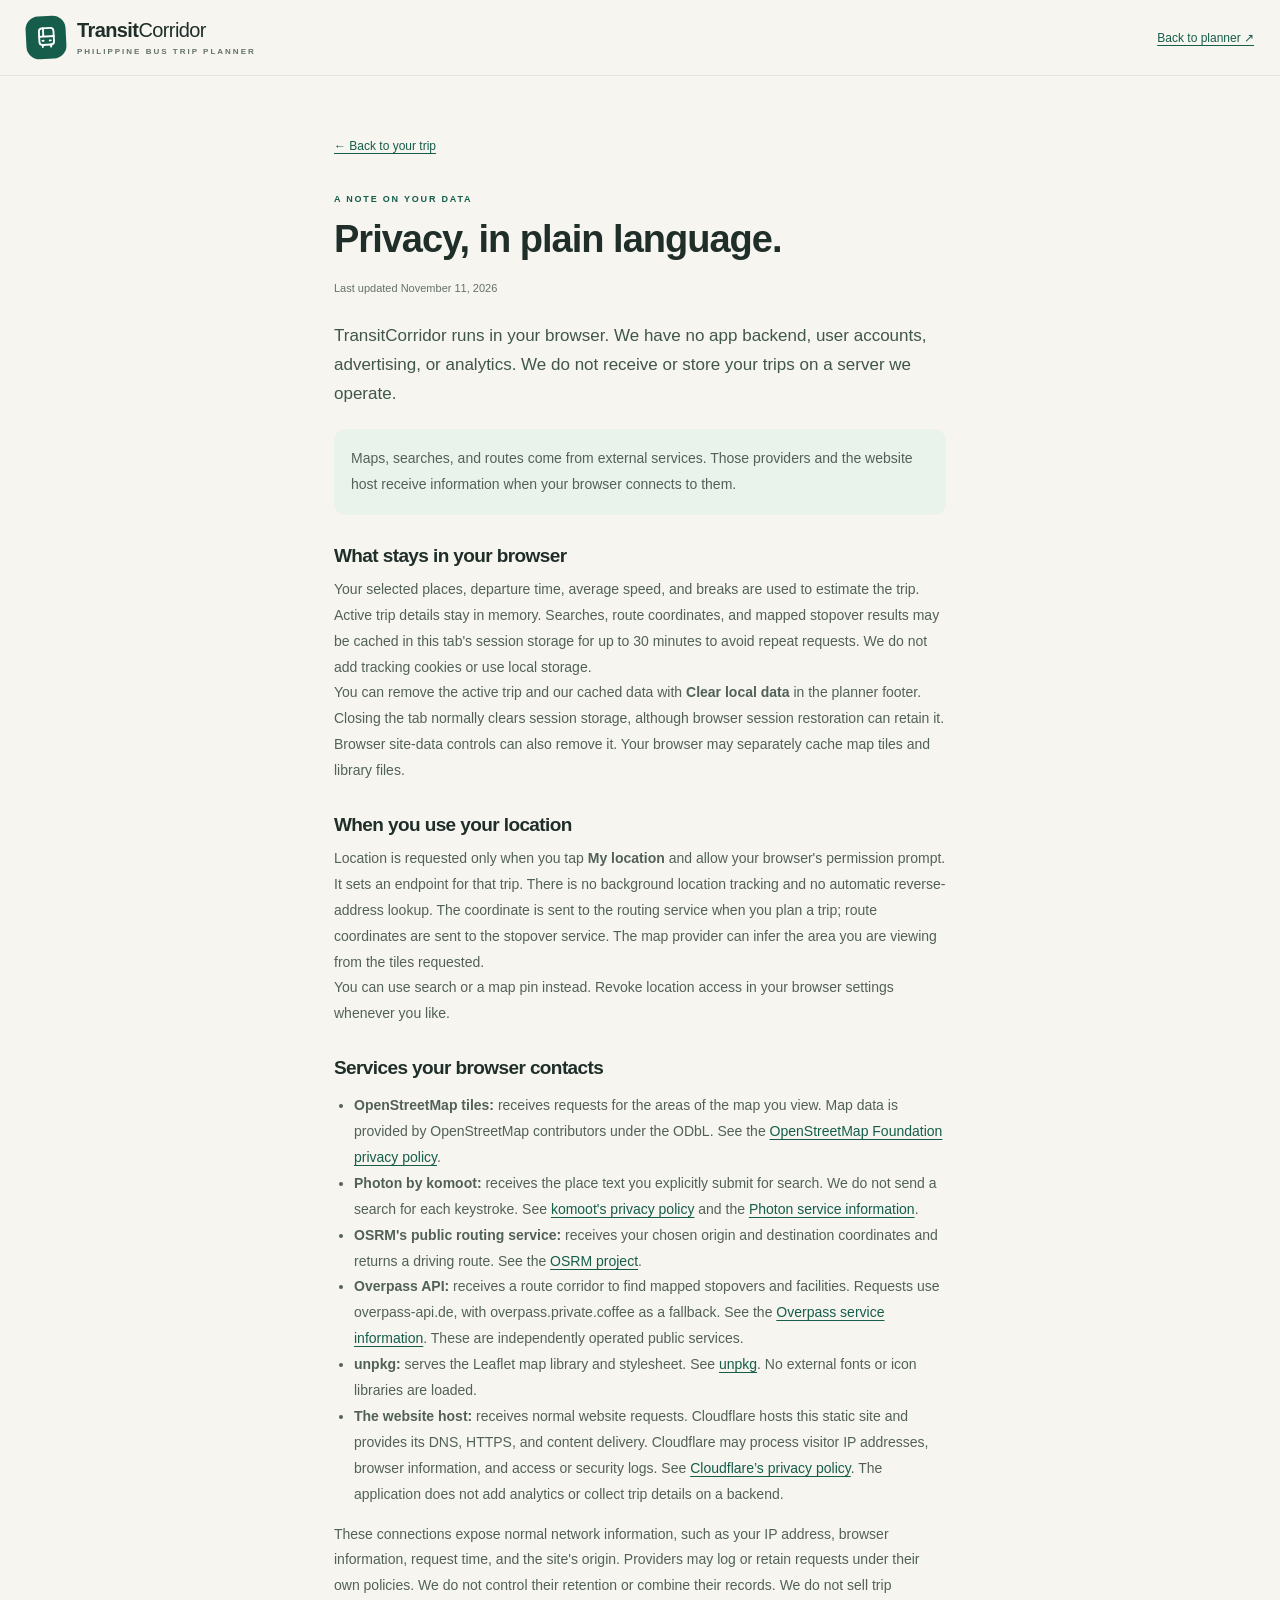
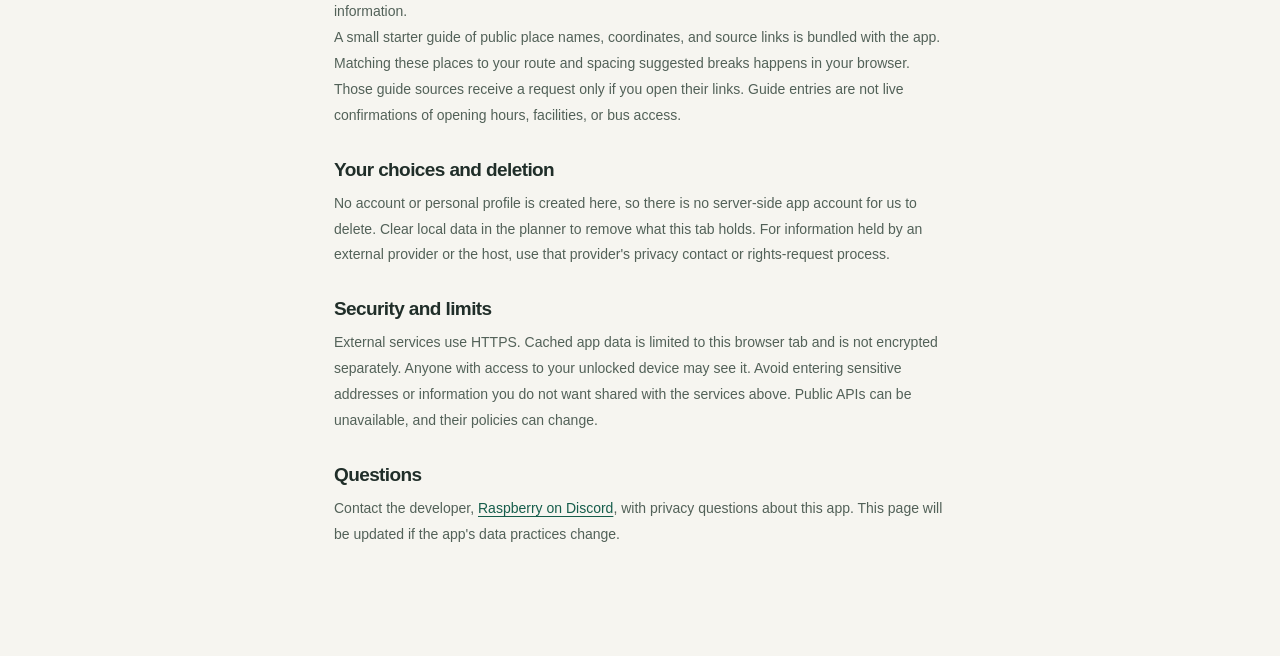
<file: privacy.html>
<!doctype html>
<html lang="en-PH">
<head>
  <meta charset="utf-8">
  <meta name="viewport" content="width=device-width, initial-scale=1, viewport-fit=cover">
  <meta name="theme-color" content="#f6f5f0">
  <meta name="description" content="How TransitCorridor handles searches, optional device location, browser storage, and third-party map services.">
  <meta name="referrer" content="strict-origin-when-cross-origin">
  <title>Privacy | TransitCorridor</title>
  <link rel="stylesheet" href="style.css">
</head>
<body class="privacy-page">
  <header class="masthead privacy-header"><a class="brand" href="./"><span class="brand-mark" aria-hidden="true"><svg class="icon" viewBox="0 0 24 24"><rect x="5" y="3" width="14" height="16" rx="3"/><path d="M5 11h14M9 3v8M8 19v2m8-2v2M8 15h1m6 0h1"/></svg></span><span>Transit<span class="brand-light">Corridor</span><small>PHILIPPINE BUS TRIP PLANNER</small></span></a><a class="privacy-link" href="./">Back to planner ↗</a></header>
  <main class="privacy-main">
    <a class="back" href="./">← Back to your trip</a>
    <span class="eyebrow">A NOTE ON YOUR DATA</span>
    <h1>Privacy, in plain language.</h1>
    <p class="updated">Last updated November 11, 2026</p>
    <p class="lead">TransitCorridor runs in your browser. We have no app backend, user accounts, advertising, or analytics. We do not receive or store your trips on a server we operate.</p>
    <div class="privacy-notice"><p>Maps, searches, and routes come from external services. Those providers and the website host receive information when your browser connects to them.</p></div>
    <h2>What stays in your browser</h2>
    <p>Your selected places, departure time, average speed, and breaks are used to estimate the trip. Active trip details stay in memory. Searches, route coordinates, and mapped stopover results may be cached in this tab's session storage for up to 30 minutes to avoid repeat requests. We do not add tracking cookies or use local storage.</p>
    <p>You can remove the active trip and our cached data with <strong>Clear local data</strong> in the planner footer. Closing the tab normally clears session storage, although browser session restoration can retain it. Browser site-data controls can also remove it. Your browser may separately cache map tiles and library files.</p>
    <h2>When you use your location</h2>
    <p>Location is requested only when you tap <strong>My location</strong> and allow your browser's permission prompt. It sets an endpoint for that trip. There is no background location tracking and no automatic reverse-address lookup. The coordinate is sent to the routing service when you plan a trip; route coordinates are sent to the stopover service. The map provider can infer the area you are viewing from the tiles requested.</p>
    <p>You can use search or a map pin instead. Revoke location access in your browser settings whenever you like.</p>
    <h2>Services your browser contacts</h2>
    <ul>
      <li><strong>OpenStreetMap tiles:</strong> receives requests for the areas of the map you view. Map data is provided by OpenStreetMap contributors under the ODbL. See the <a href="https://osmfoundation.org/wiki/Privacy_Policy">OpenStreetMap Foundation privacy policy</a>.</li>
      <li><strong>Photon by komoot:</strong> receives the place text you explicitly submit for search. We do not send a search for each keystroke. See <a href="https://www.komoot.com/privacy">komoot's privacy policy</a> and the <a href="https://github.com/komoot/photon">Photon service information</a>.</li>
      <li><strong>OSRM's public routing service:</strong> receives your chosen origin and destination coordinates and returns a driving route. See the <a href="https://project-osrm.org/">OSRM project</a>.</li>
      <li><strong>Overpass API:</strong> receives a route corridor to find mapped stopovers and facilities. Requests use overpass-api.de, with overpass.private.coffee as a fallback. See the <a href="https://wiki.openstreetmap.org/wiki/Overpass_API">Overpass service information</a>. These are independently operated public services.</li>
      <li><strong>unpkg:</strong> serves the Leaflet map library and stylesheet. See <a href="https://unpkg.com/">unpkg</a>. No external fonts or icon libraries are loaded.</li>
      <li><strong>The website host:</strong> receives normal website requests. Cloudflare hosts this static site and provides its DNS, HTTPS, and content delivery. Cloudflare may process visitor IP addresses, browser information, and access or security logs. See <a href="https://www.cloudflare.com/privacypolicy/">Cloudflare’s privacy policy</a>. The application does not add analytics or collect trip details on a backend.</li>
    </ul>
    <p>These connections expose normal network information, such as your IP address, browser information, request time, and the site's origin. Providers may log or retain requests under their own policies. We do not control their retention or combine their records. We do not sell trip information.</p>
    <p>A small starter guide of public place names, coordinates, and source links is bundled with the app. Matching these places to your route and spacing suggested breaks happens in your browser. Those guide sources receive a request only if you open their links. Guide entries are not live confirmations of opening hours, facilities, or bus access.</p>
    <h2>Your choices and deletion</h2>
    <p>No account or personal profile is created here, so there is no server-side app account for us to delete. Clear local data in the planner to remove what this tab holds. For information held by an external provider or the host, use that provider's privacy contact or rights-request process.</p>
    <h2>Security and limits</h2>
    <p>External services use HTTPS. Cached app data is limited to this browser tab and is not encrypted separately. Anyone with access to your unlocked device may see it. Avoid entering sensitive addresses or information you do not want shared with the services above. Public APIs can be unavailable, and their policies can change.</p>
    <h2>Questions</h2>
    <p>Contact the developer, <a href="https://discord.com/users/561366963381862417">Raspberry on Discord</a>, with privacy questions about this app. This page will be updated if the app's data practices change.</p>
  </main>
</body>
</html>
</file>
<file: style.css>
:root{--paper:#f6f5f0;--white:#fff;--ink:#202e29;--muted:#64716a;--green:#165d4b;--green-light:#eaf2ec;--border:#e1e6df;--orange:#cb6b3c;--shadow:0 12px 48px #233c2926;--safe-bottom:env(safe-area-inset-bottom,0px);font-family:Inter,ui-sans-serif,-apple-system,BlinkMacSystemFont,"Segoe UI",sans-serif;color:var(--ink);font-size:14px;color-scheme:light}
*{box-sizing:border-box}body{margin:0;background:var(--paper)}button,input,select{font:inherit}button,a,input,select,summary{-webkit-tap-highlight-color:transparent}button{cursor:pointer}button:disabled{opacity:.55;cursor:wait}a{color:var(--green)}button,input,select{touch-action:manipulation}button{color:inherit}button svg{pointer-events:none}[hidden]{display:none!important}.icon-library{position:absolute;width:0;height:0;overflow:hidden}.icon{width:20px;height:20px;fill:none;stroke:currentColor;stroke-width:1.8;stroke-linecap:round;stroke-linejoin:round;flex-shrink:0}button:focus-visible,a:focus-visible,summary:focus-visible{outline:3px solid #d47c36;outline-offset:3px}input:focus,select:focus{outline:2px solid #277b62;outline-offset:1px}input[type=search]::-webkit-search-cancel-button{-webkit-appearance:none}button{border:0;background:transparent}h1,h2,h3,p{margin:0}a{text-underline-offset:3px}.skip-link{position:fixed;top:-100px;left:20px;z-index:2000;background:white;padding:15px}.skip-link:focus{top:10px}.masthead{height:76px;padding:0 26px;display:flex;align-items:center;gap:24px;background:var(--paper);position:fixed;inset:0 0 auto;z-index:600;border-bottom:1px solid var(--border)}.brand{display:flex;gap:11px;align-items:center;text-decoration:none;color:var(--ink);font-weight:800;font-size:20px;letter-spacing:-.6px;line-height:1.2}.brand-mark{background:var(--green);color:white;border-radius:13px;width:40px;height:43px;display:grid;place-items:center;transform:rotate(-3deg)}.brand-mark .icon{width:25px;height:25px}.brand-light{font-weight:500}.brand small{font-weight:650;letter-spacing:2px;font-size:8px;display:block;margin-top:5px;color:var(--muted)}.header-note{font-size:12px;color:var(--muted);margin:auto}.live-dot{width:7px;height:7px;border-radius:50%;display:inline-block;background:#3b8262;margin-right:6px}.privacy-link{font-size:12px;padding:14px 0}.masthead>.privacy-link{margin-left:auto}#map{position:fixed;inset:76px 0 0;background:#e5ebe2;z-index:0}.map-actions{position:fixed;top:96px;right:20px;z-index:500;display:flex;flex-direction:column;gap:8px}.map-button{background:white;border:1px solid #d7ddd4;box-shadow:0 2px 8px #15251a12;display:grid;place-items:center;width:44px;height:44px;border-radius:13px;font-size:24px}.map-button:hover{background:var(--green-light)}.planner{position:fixed;z-index:550;left:24px;top:100px;bottom:24px;width:410px;border-radius:24px;background:var(--paper);border:1px solid #ffffff;box-shadow:var(--shadow);display:flex;flex-direction:column;overflow:hidden}.planner-heading{padding:24px 24px 12px;display:flex;justify-content:space-between;gap:8px;align-items:center;flex:none}.eyebrow{display:block;font-size:9px;letter-spacing:1.8px;font-weight:800;color:var(--green);line-height:1.5}h1{font-size:25px;letter-spacing:-1px;line-height:1.2;margin-top:7px;font-weight:750}.route-stamp{border:1px solid #d8e0d7;border-radius:50%;width:37px;height:37px;display:grid;place-items:center;color:#81948a;transform:rotate(8deg)}.planner-body{padding:0 24px 20px;overflow:auto;overscroll-behavior:contain;scrollbar-width:thin;scrollbar-color:#c4cec4 transparent;min-height:0;flex:1}.intro{color:var(--muted);font-size:12px;margin:0 0 20px}.sheet-toggle{display:none}.waypoints{background:white;border:1px solid var(--border);border-radius:17px;padding:15px 14px}.waypoint{display:flex;gap:12px;align-items:flex-start}.endpoint-dot{width:23px;height:23px;flex:none;display:grid;place-items:center;border-radius:50%;font-size:10px;font-weight:800;margin-top:5px}.origin-dot{background:var(--green-light);color:var(--green)}.destination-dot{background:#f9e9dc;color:#9f4b26}.waypoint-content{min-width:0;flex:1}.waypoint label{font-size:10px;color:var(--muted);font-weight:600}.input-row{display:flex;align-items:center;min-width:0}.input-row input{min-width:0;width:100%;border:0;padding:9px 0;color:var(--ink);background:transparent;font-size:15px;font-weight:550;text-overflow:ellipsis;border-radius:4px}.input-row input::placeholder{font-size:13px;color:#879087;font-weight:400}.search-button{width:44px;height:44px;display:grid;place-items:center;flex:none;color:var(--green);border-radius:8px}.endpoint-tools{display:flex;gap:14px;flex-wrap:wrap}.endpoint-tools button{display:flex;align-items:center;gap:4px;color:var(--green);padding:7px 0;min-height:34px;font-size:10px}.endpoint-tools .icon{width:13px;height:13px}.waypoint-divider{display:flex;align-items:center;padding-left:35px;height:26px;gap:10px}.waypoint-divider span{border-top:1px solid var(--border);flex:1}.waypoint-divider button{width:44px;height:44px;display:grid;place-items:center;flex:none;background:white;position:relative;border-radius:50%;color:var(--muted)}.waypoint-divider .icon{width:17px;height:17px}.field-note{font-size:10px;line-height:1.6;color:var(--muted);margin:9px 0 18px}.section-label{display:flex;justify-content:space-between;align-items:center;font-size:12px;margin-bottom:9px}.section-label label{font-weight:700}.section-label span{font-size:10px;color:var(--muted)}select,input[type=datetime-local]{background:white;border:1px solid var(--border);border-radius:10px;padding:12px;color:var(--ink);width:100%;min-height:46px;font-size:13px}select{padding-right:30px}.range-heading{display:flex;justify-content:space-between;align-items:center;font-size:11px;margin:18px 0 7px}.range-heading output{font-weight:750;color:var(--green);font-variant-numeric:tabular-nums}input[type=range]{width:100%;height:24px;margin:0;accent-color:var(--green);cursor:pointer}.range-labels{display:flex;justify-content:space-between;font-size:9px;color:var(--muted)}.trip-options{margin:17px 0 14px;border-top:1px solid var(--border);padding-top:6px}summary{font-size:11px;font-weight:600;cursor:pointer;min-height:44px;align-content:center;line-height:1.5}.option-grid{display:grid;grid-template-columns:1fr;gap:14px;padding:5px 0}.option-grid label{font-size:10px;color:var(--muted);display:grid;gap:7px}.trip-options .field-note{margin-bottom:8px}.primary-button{width:100%;min-height:50px;display:flex;justify-content:center;align-items:center;gap:18px;background:var(--green);border-radius:13px;color:white;font-weight:650;font-size:13px;box-shadow:0 5px 12px #165d4b16}.primary-button:hover{background:#104c3c}.primary-button.busy .icon{animation:rotate 1.2s linear infinite}.sample-button{min-height:46px;width:100%;padding:12px 0 6px;font-size:11px;color:var(--muted)}.sample-button span{color:var(--green);padding-left:4px}.status{font-size:12px;line-height:1.6;border-radius:12px;padding:12px 14px;margin:14px 0;background:var(--green-light);color:var(--green)}.status.error{background:#fff0e4;color:#8a421f}.trip-result{margin-top:19px;background:var(--green);color:white;border-radius:18px;padding:19px}.result-heading{display:flex;justify-content:space-between;align-items:center;gap:8px}.result-heading .eyebrow{color:#d5e6d7;font-size:8px;letter-spacing:1.4px}.estimate-badge{font-size:9px;border:1px solid #6b9586;border-radius:5px;padding:3px 6px;color:#e3ede4}.arrival>span{font-size:36px;font-weight:650;letter-spacing:-1.2px;display:block;margin:17px 0 3px;font-variant-numeric:tabular-nums}.arrival small{font-size:11px;color:#c9ddce}.trip-metrics{display:grid;grid-template-columns:.9fr .9fr 1.2fr;gap:6px;padding:17px 0 12px;margin-top:17px;border-top:1px solid #427b68}.trip-metrics>div{display:grid;gap:6px;min-width:0}.trip-metrics span{font-size:9px;color:#c9ddce}.trip-metrics strong{font-size:12px;font-weight:600;font-variant-numeric:tabular-nums}.arrival-date{font-size:10px;color:#e3ede4;line-height:1.5}.estimate-note{font-size:9px;line-height:1.65;color:#c9ddce;margin-top:12px}.stopovers{padding-top:25px}.section-title-row{display:flex;justify-content:space-between;align-items:center;gap:10px}h2{font-size:20px;letter-spacing:-.6px;margin-top:5px;font-weight:700}.count-pill{background:var(--green-light);color:var(--green);border-radius:50%;width:30px;height:30px;display:grid;place-items:center;font-size:12px;font-weight:700;flex:none}.stops-explainer{font-size:11px;color:var(--muted);line-height:1.65;margin:13px 0}.stop-status{font-size:11px;line-height:1.6;color:var(--muted)}.stop-status button{color:var(--green);text-decoration:underline;min-height:44px}.filter-chips{display:flex;gap:6px;overflow:auto;padding:14px 0 9px;scrollbar-width:none}.filter-chips button{white-space:nowrap;border:1px solid var(--border);background:white;border-radius:100px;padding:0 13px;min-height:44px;font-size:11px}.filter-chips button[aria-pressed=true]{background:var(--green);border-color:var(--green);color:white}.stop-search{display:flex;align-items:center;gap:10px;background:white;padding:0 12px;border:1px solid var(--border);border-radius:10px}.stop-search .icon{width:16px;height:16px;color:var(--muted)}.stop-search input{border:0;background:transparent;min-width:0;width:100%;height:44px;font-size:12px}.selection-row{display:flex;justify-content:space-between;align-items:center;gap:8px;font-size:10px;color:var(--muted)}.selection-row button{font-size:10px;min-height:44px;color:var(--green)}.stops-list{display:grid;gap:10px}.stop-card{background:white;border:1px solid var(--border);border-radius:13px;overflow:hidden}.stop-card.selected{border-color:#3a8369;box-shadow:0 0 0 1px #3a836918}.stop-main{display:flex;gap:11px;align-items:flex-start;padding:14px 12px 6px;cursor:pointer;min-height:62px}.stop-main input{accent-color:var(--green);width:19px;height:19px;flex:none;margin:3px 0 0}.stop-info{min-width:0;flex:1}.stop-info strong{font-size:12px;line-height:1.5;display:block;overflow-wrap:anywhere}.stop-meta{font-size:10px;line-height:1.6;color:var(--muted);margin:4px 0}.facility-tags{display:flex;flex-wrap:wrap;gap:5px;margin-top:7px}.facility-tags span{font-size:9px;border-radius:5px;padding:3px 6px;background:var(--green-light);color:var(--green)}.stop-actions{display:flex;justify-content:space-between;gap:8px;align-items:center;margin-left:42px;padding:4px 12px 10px 0}.stop-actions button{font-size:10px;color:var(--green);min-height:44px;padding:0}.stop-actions label{display:flex;align-items:center;gap:5px;font-size:10px;color:var(--muted)}.stop-actions select{width:87px;font-size:11px;min-height:44px;padding:7px}.stop-empty{font-size:12px;color:var(--muted);padding:20px 5px;line-height:1.7}.manual-stop{margin-top:18px;padding:15px;background:#ecefe7;border:1px dashed #c7d2c4;border-radius:12px}.manual-stop h3{font-size:12px}.manual-stop>p{font-size:10px;color:var(--muted);margin:7px 0 12px;line-height:1.6}.manual-row{display:flex;gap:6px;align-items:center;font-size:10px}.manual-row input{min-width:0;border:1px solid #d2dbcf;background:white;border-radius:8px;padding:9px 8px;height:44px;font-size:11px}.manual-row input:first-child{width:100%;flex:1}.manual-row input[type=number]{width:53px}.manual-row button{width:44px;height:44px;flex:none;border-radius:8px;background:var(--green);color:white;font-size:22px}.manual-item{font-size:11px;display:flex;align-items:center;gap:8px;border-top:1px solid #d3dbce;margin-top:9px;padding-top:3px;line-height:1.6;overflow-wrap:anywhere}.manual-item span{flex:1}.manual-item button{width:44px;height:44px;flex:none;color:#855230}.about-estimate{border-top:1px solid var(--border);margin-top:22px;padding-top:5px}.about-estimate p{font-size:11px;line-height:1.75;color:var(--muted);margin:8px 0 14px}.planner-footer{margin-top:15px;display:flex;justify-content:space-between;align-items:center;flex-wrap:wrap;gap:5px;font-size:9px;color:var(--muted)}.planner-footer div{display:flex;gap:12px;align-items:center}.planner-footer a,.planner-footer button{font-size:9px;color:var(--muted);min-height:44px;display:inline-flex;align-items:center;padding:0}.search-results{border-top:1px solid var(--border);margin-top:5px;padding-top:5px}.search-result{width:100%;display:block;text-align:left;font-size:11px;line-height:1.6;padding:12px 2px;border-bottom:1px solid #eef1eb;min-height:44px;overflow-wrap:anywhere}.search-result:hover{color:var(--green);background:var(--green-light)}.search-result:last-child{border-bottom:0}.search-result small{display:block;color:var(--muted);font-size:10px}.search-results p{font-size:11px;line-height:1.6;color:var(--muted);padding:10px 0}.pick-banner{position:fixed;left:50%;top:92px;transform:translateX(-50%);z-index:800;background:var(--green);color:white;border-radius:13px;padding:4px 7px 4px 14px;display:flex;align-items:center;gap:10px;box-shadow:var(--shadow);font-size:12px;max-width:calc(100vw - 30px)}.pick-banner button{color:white;min-height:44px;font-weight:700;font-size:12px}.map-message{position:fixed;right:20px;top:260px;max-width:240px;z-index:500;border-radius:12px;background:#fff6e9;border:1px solid #e7ceb2;padding:12px;font-size:11px;line-height:1.6}.map-message button{display:block;color:var(--green);text-decoration:underline;min-height:44px}.toast{position:fixed;z-index:2100;bottom:calc(24px + var(--safe-bottom));left:50%;transform:translateX(-50%);background:#243a30;color:white;border:1px solid #658170;box-shadow:var(--shadow);padding:13px 18px;border-radius:12px;max-width:calc(100vw - 32px);width:max-content;font-size:12px;line-height:1.6}.no-script{position:fixed;inset:100px 20px auto;z-index:3000;padding:20px;background:white;border:1px solid #ccc;border-radius:12px}.leaflet-control-attribution{font-size:9px!important;background:#fffffff0!important;color:#405147!important}.leaflet-control-attribution a{color:#165d4b!important}.leaflet-popup-content{font-family:inherit;line-height:1.6}.leaflet-popup-content button{display:block;color:var(--green);font-weight:600;min-height:44px;margin-top:4px}.endpoint-marker{width:30px;height:30px;display:grid;place-items:center;border-radius:50%;background:var(--green);color:white;border:3px solid white;box-shadow:0 2px 8px #2037284d;font-weight:800;font-family:inherit;font-size:11px}.endpoint-marker.b{background:#b65e31}.leaflet-container{font-family:inherit}.compact-summary{padding:0 22px 14px}.compact-summary strong{display:block;font-size:20px;letter-spacing:-.5px}.compact-summary>span{font-size:10px;color:var(--muted);display:block;margin-top:3px}
.privacy-page{overflow:auto}.privacy-header{position:static}.privacy-main{max-width:660px;margin:48px auto;padding:0 24px 60px}.privacy-main .eyebrow{margin-top:25px}.privacy-main h1{font-size:38px;margin:10px 0 16px}.privacy-main .lead{font-size:17px;line-height:1.7;color:#40564a}.privacy-main h2{font-size:19px;margin:30px 0 10px}.privacy-main p,.privacy-main li{font-size:14px;line-height:1.85;color:#526158}.privacy-main ul{padding-left:20px}.privacy-main .updated{font-size:11px;margin-bottom:24px;color:var(--muted)}.privacy-main .back{font-size:12px;display:inline-flex;min-height:44px;align-items:center}.privacy-main .privacy-notice{padding:17px;background:var(--green-light);border-radius:12px;margin-top:20px}
@keyframes rotate{to{transform:rotate(360deg)}}
@media(max-width:767px){.masthead{height:68px;padding:0 18px;padding-top:env(safe-area-inset-top,0px);height:calc(68px + env(safe-area-inset-top,0px))}.brand{font-size:18px;gap:9px}.brand small{font-size:7px;letter-spacing:1.6px}.brand-mark{width:34px;height:38px;border-radius:11px}.brand-mark .icon{width:23px;height:23px}.header-note{display:none}.privacy-link{font-size:11px}#map{top:calc(68px + env(safe-area-inset-top,0px));bottom:0}.map-actions{top:calc(82px + env(safe-area-inset-top,0px));right:14px;gap:7px}.map-button{width:44px;height:44px;border-radius:12px}.planner{inset:auto 0 0;width:auto;bottom:0;height:55dvh;height:var(--sheet-height,55dvh);max-height:calc(100dvh - 80px - env(safe-area-inset-top,0px));border-radius:23px 23px 0 0;border-bottom:0;transition:height .22s ease;box-shadow:0 -7px 32px #263e2926;padding-bottom:var(--safe-bottom)}.planner[data-sheet=expanded]{--sheet-height:calc(100dvh - 80px - env(safe-area-inset-top,0px))}.planner[data-sheet=collapsed]{--sheet-height:calc(124px + var(--safe-bottom))}.planner[data-sheet=collapsed] .planner-heading,.planner[data-sheet=collapsed] .planner-body{display:none}.planner[data-sheet=collapsed] .compact-summary{display:block!important}.planner-heading{padding:4px 22px 11px}.planner-body{padding:0 22px 18px}.sheet-toggle{display:flex;min-height:32px;width:100%;align-items:center;justify-content:center;position:relative;flex:none;touch-action:none;padding:5px 20px}.sheet-grip{position:absolute;top:8px;width:34px;height:4px;border-radius:5px;background:#c8d1c6}.sheet-toggle>span:nth-child(2){font-size:0}.sheet-chevron{position:absolute;right:24px;top:4px;color:var(--muted);font-size:18px}.planner[data-sheet=expanded] .sheet-chevron{transform:rotate(180deg)}h1{font-size:23px;margin-top:5px}.eyebrow{font-size:8px;letter-spacing:1.5px}.route-stamp{width:34px;height:34px}.intro{font-size:11px;margin-bottom:17px}.waypoints{padding:12px}.waypoint-content input{font-size:16px}.endpoint-tools button{min-height:44px;font-size:10px}.endpoint-tools{gap:13px}.waypoint-divider{height:16px}.waypoint{gap:9px}.waypoint-divider{padding-left:32px}.field-note{margin-bottom:17px}.pick-banner{top:calc(78px + env(safe-area-inset-top,0px));left:12px;right:68px;transform:none;max-width:none;font-size:11px}.map-message{top:calc(240px + env(safe-area-inset-top,0px));right:14px;max-width:210px}.leaflet-bottom.leaflet-right{bottom:calc(var(--map-bottom,55dvh) + 4px);max-width:100%;transition:bottom .22s ease}.leaflet-control-attribution{font-size:8px!important;max-width:100%;line-height:1.6}.trip-metrics strong{font-size:12px}.arrival>span{font-size:35px}.privacy-main{margin:28px auto;padding:0 22px 40px}.privacy-main h1{font-size:32px}.privacy-main .lead{font-size:16px}.privacy-header{height:68px}.privacy-page .brand{font-size:18px}.privacy-page .masthead{position:static}.privacy-main p,.privacy-main li{font-size:13px}}
@media(max-width:359px){.brand{font-size:16px}.planner-body{padding-left:16px;padding-right:16px}.planner-heading{padding-left:16px;padding-right:16px}.endpoint-tools{gap:7px}.trip-result{padding:16px}.trip-metrics strong{font-size:11px}.stop-actions{margin-left:38px}.manual-stop{padding:12px}}
@media(prefers-reduced-motion:reduce){*,*::before,*::after{animation:none!important;transition:none!important;scroll-behavior:auto!important}}

.suggestions-panel{margin:16px 0 7px;padding:14px;background:#e9efe5;border:1px solid #d4dfcf;border-radius:14px}.suggestions-panel h3{font-size:15px;letter-spacing:-.3px}.interval-label{font-size:9px;color:var(--muted);display:flex;align-items:center;gap:6px}.interval-label select{width:85px;padding:8px;font-size:11px;min-height:44px}.suggestions-note{font-size:10px;line-height:1.65;color:var(--muted);margin:9px 0 12px}#suggestions-list{display:grid;gap:9px}.suggestion-card{background:white;border:1px solid #dce4d7;padding:13px;border-radius:10px}.suggestion-card .eyebrow{font-size:8px;letter-spacing:.6px}.suggestion-card h3{font-size:13px;margin:7px 0 5px;line-height:1.5}.suggestion-card p{font-size:10px;line-height:1.65;color:var(--muted)}.suggestion-actions{display:flex;justify-content:space-between;gap:8px;margin-top:8px}.suggestion-actions button{min-height:44px;color:var(--green);font-size:10px;padding:5px 0}.suggestion-actions .suggestion-add{border:1px solid #b7cdb7;background:#f2f7ee;border-radius:8px;padding:5px 10px;font-weight:650}.secondary-button{width:100%;min-height:46px;border:1px solid #bdcdb6;border-radius:10px;background:white;color:var(--green);font-size:11px;font-weight:650;margin-top:10px}.place-sources{border-top:1px solid #edf0e9;padding:0 13px 8px}.place-sources summary{font-size:9px;color:var(--muted)}.place-sources a{display:block;font-size:10px;line-height:1.6;padding:8px 0;min-height:36px}.place-sources p{font-size:9px;line-height:1.6;color:var(--muted);padding-top:7px}
</file>
